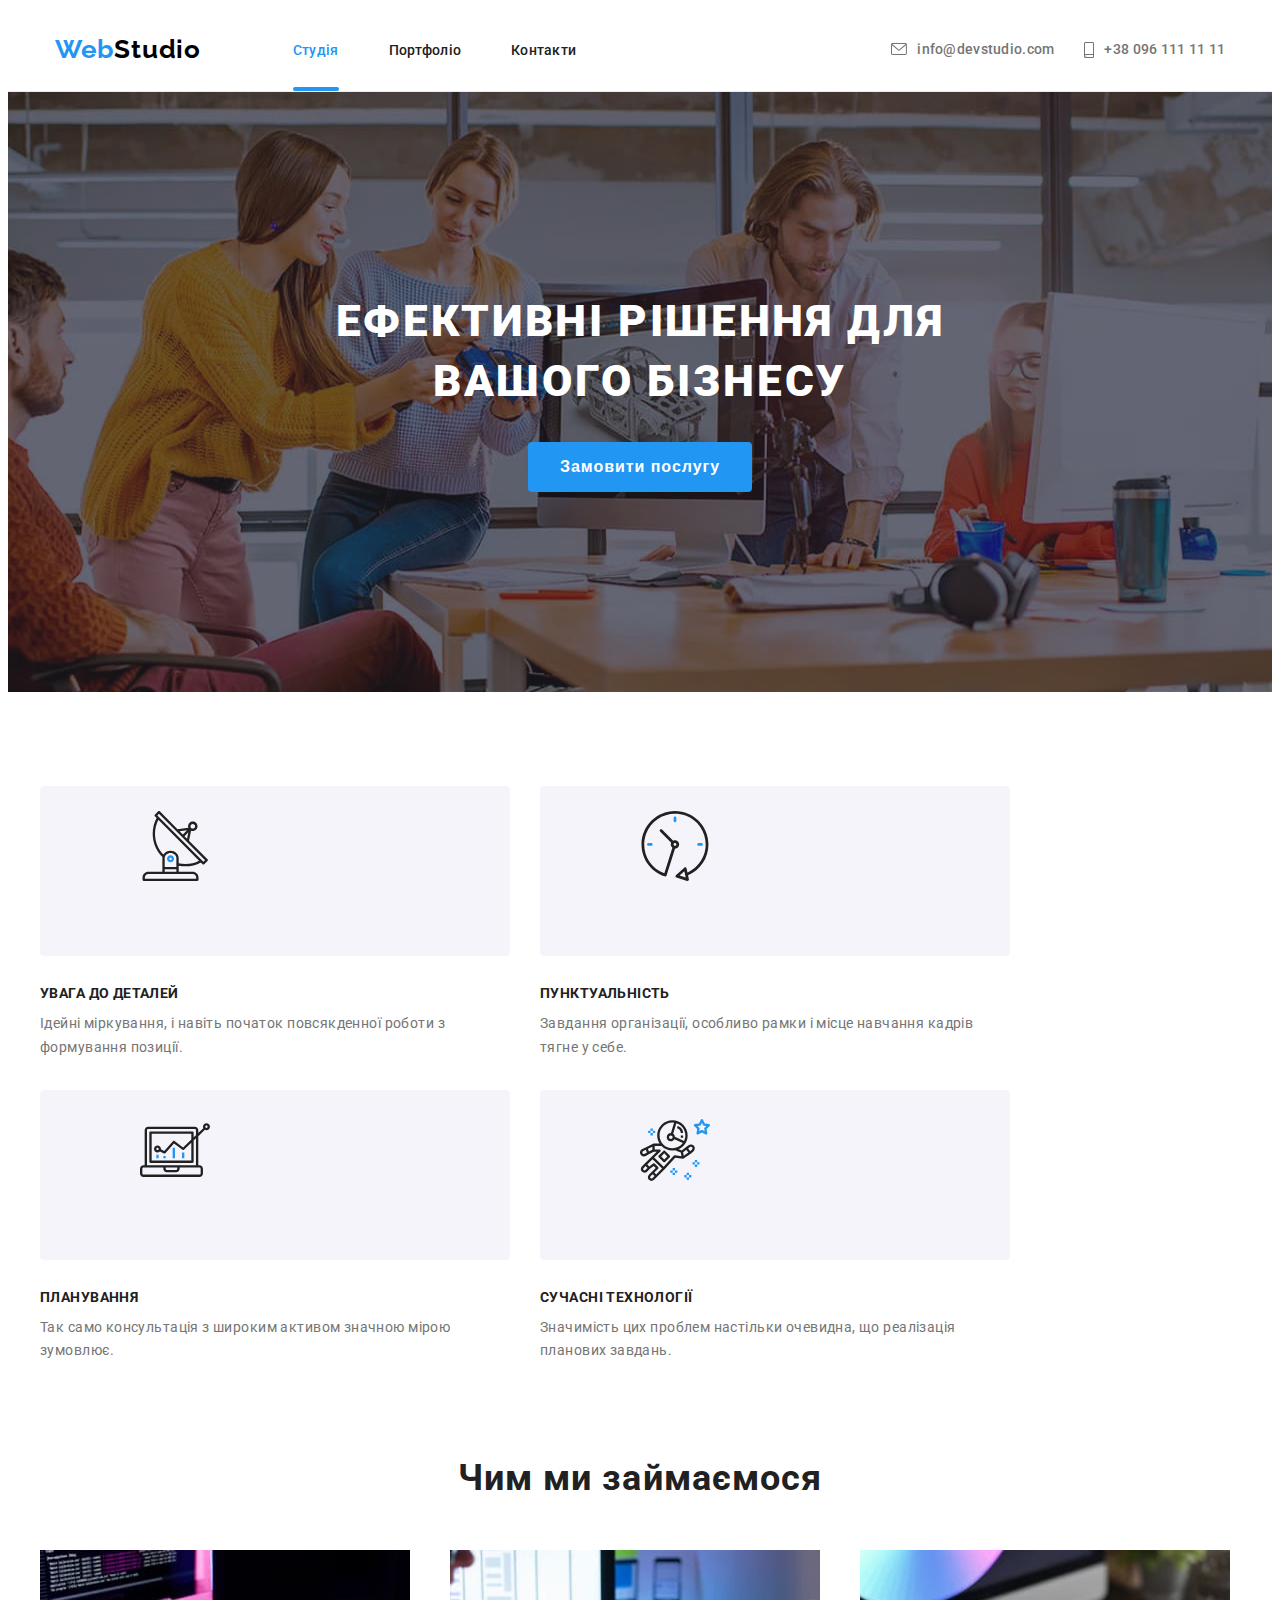
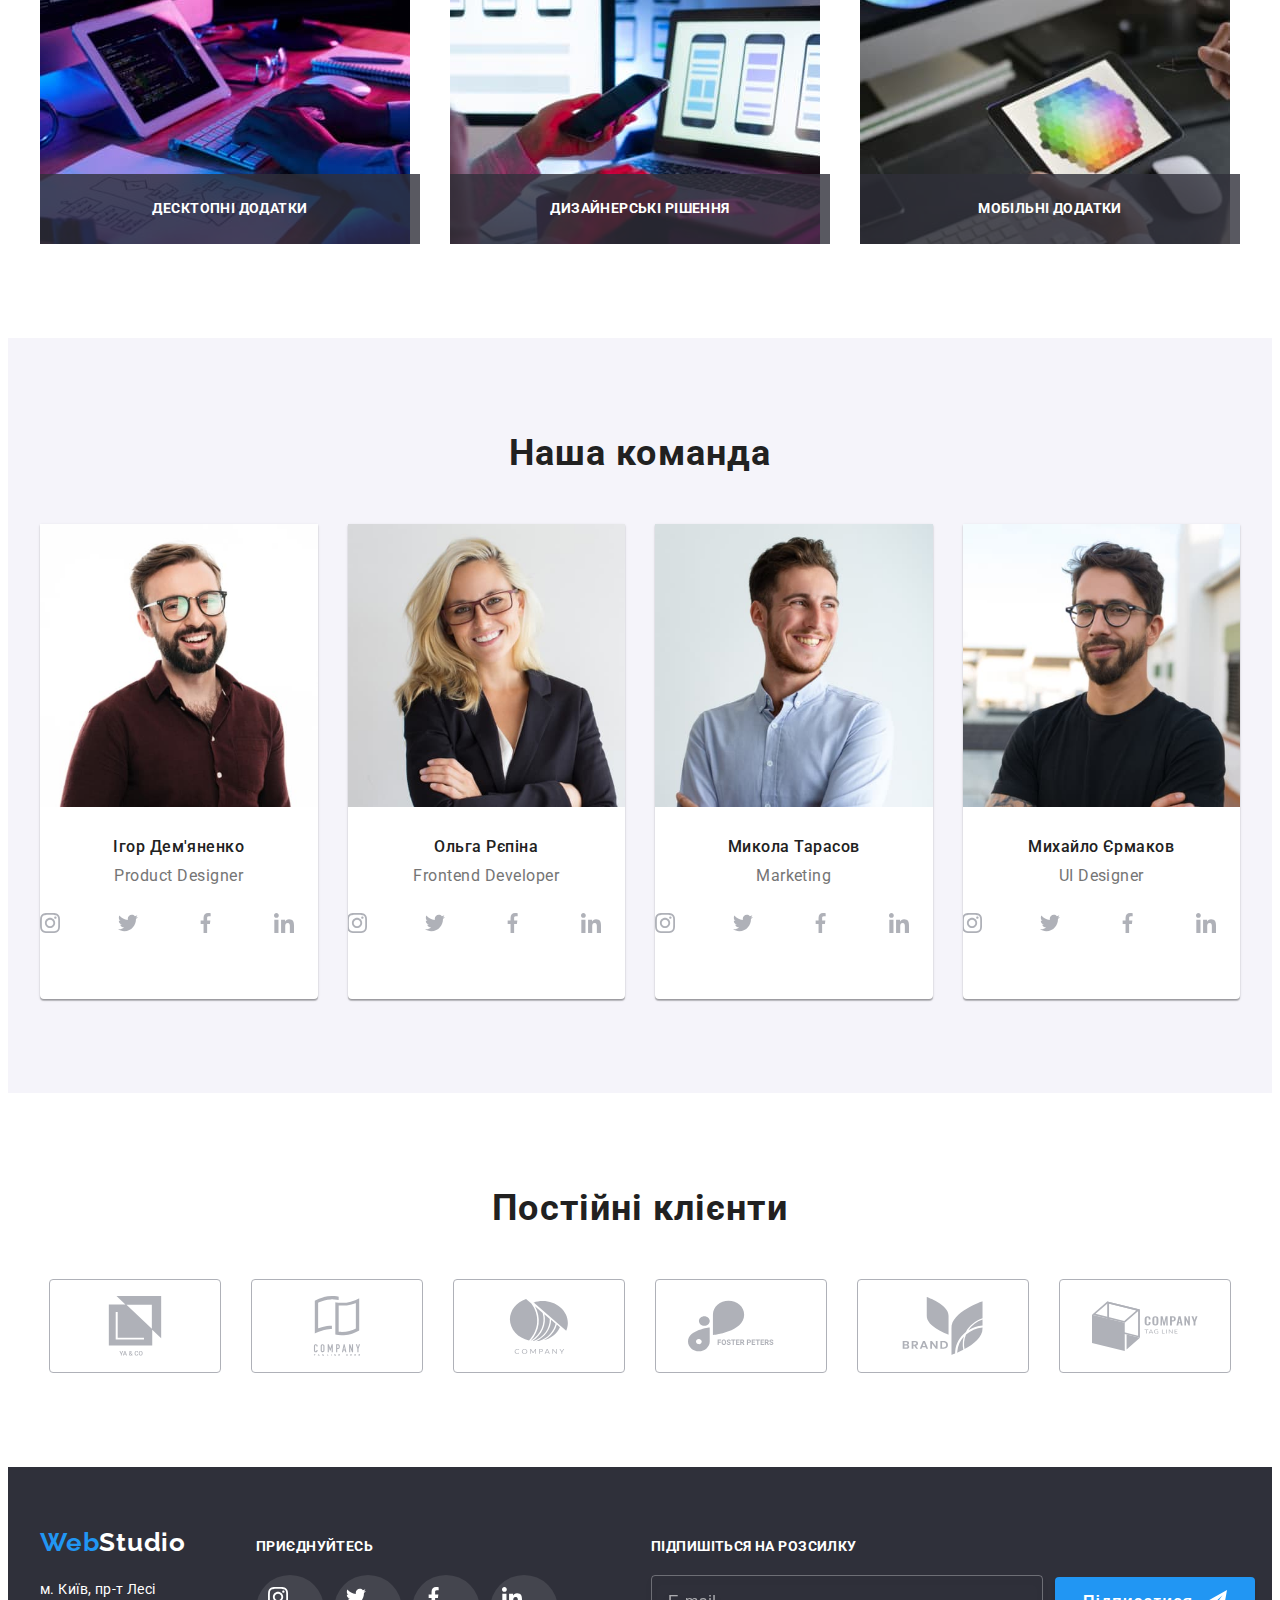
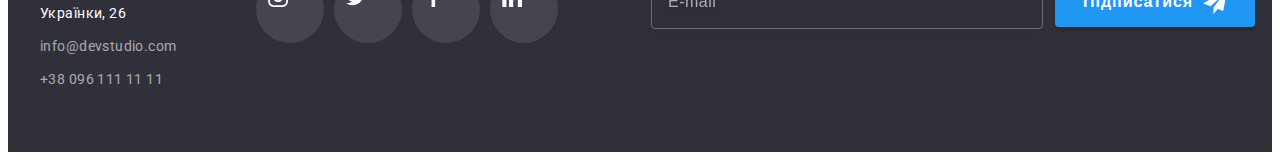
<file: index.html>
<!DOCTYPE html>
<html lang="uk">
  <head>
    <meta charset="UTF-8" />
    <meta http-equiv="X-UA-Compatible" content="IE=edge" />
    <meta name="viewport" content="width=device-width, initial-scale=1.0" />
    <title>WebStudio</title>
    <link rel="preconnect" href="https://fonts.googleapis.com" />
    <link rel="preconnect" href="https://fonts.gstatic.com" crossorigin />
    <link
      href="https://fonts.googleapis.com/css2?family=Raleway:wght@700&family=Roboto:wght@400;500;700;900&display=swap"
      rel="stylesheet"
    />
    <link
      rel="stylesheet"
      href="https://cdnjs.cloudflare.com/ajax/libs/modern-normalize/1.1.0/modern-normalize.min.css"
      integrity="sha512-wpPYUAdjBVSE4KJnH1VR1HeZfpl1ub8YT/NKx4PuQ5NmX2tKuGu6U/JRp5y+Y8XG2tV+wKQpNHVUX03MfMFn9Q=="
      crossorigin="anonymous"
      referrerpolicy="no-referrer"
    />
    <link rel="stylesheet" href="./css/main.min.css" />
  </head>
  <body>
    <!--Header-->
    <header class="header">
      <div class="container header--navigation">
          <nav class="navigation">
            <a class="logo logo--navigation" href="index.html" lang="en"
            ><span class="logo--blue">Web</span>Studio</a>
            <button type="button" class="mobile-menu__button" data-menu-open>
            <svg width="40" height="40" aria-label="перемикач мобільного меню">
              <use
                href="./img/icons.svg#icon-menu-mobile"
                class="navigation__icon-menu"
              ></use>
            </svg>
            </button>
            <ul class="page-menu">
              <li class="page-menu__item">
                <a class="page-menu__link link accent" href=""> Студія </a>
              </li>
              <li class="page-menu__item">
                <a class="page-menu__link link" href="./portfolio.html"
                  >Портфоліо</a
                >
              </li>
              <li class="page-menu__item">
                <a class="page-menu__link link" href="">Контакти</a>
              </li>
            </ul>
          </nav>
          <ul class="connect-menu">
            <li class="connect-menu__item">
              <a
                class="connect-menu__link link mail"
                href="mailto:info@devstudio.com"
                ><svg class="connect-menu__icon" width="16" height="12">
                  <use href="./img/icons.svg#icon-envelope"></use>
                </svg>

                info@devstudio.com</a
              >
            </li>
            <li class="connect-menu__item">
              <a class="connect-menu__link link" href="tel:+380961111111"
                ><svg class="connect-menu__icon" width="10" height="16">
                  <use href="./img/icons.svg#icon-smartphone"></use>
                </svg>
                +38 096 111 11 11
              </a>
            </li>
          </ul>
        </div>
      </div>
      
      <div class="mobile-menu__container is-hidden" data-menu>
        <div class="mobile-menu-flex">
          <div class="mobile-menu__navigation">
            <ul class="mobile-menu__pages">
              <li class="mobile-menu__pages-item">
                <a class="mobile-menu__pages-link link accent" href="./index.html"> Студія </a>
              </li>
              <li class="mobile-menu__pages-item">
                <a class="mobile-menu__pages-link link" href="./portfolio.html"
                  >Портфоліо</a
                >
              </li>
              <li class="mobile-menu__pages-item">
                <a class ="mobile-menu__pages-link link" href="">Контакти</a>
              </li>
            </ul>
          </div>
          <div class="mobile-menu-button">
            <ul class="mobile-menu__contacts">
              <li class="mobile-menu__contacts-item">
                <a class="mobile-menu__contacts-link tel" href="tel:+380961111111"
                  >
                  +38 096 111 11 11
                </a>
              </li>
              <li class="mobile-menu__contacts-item">
                <a
                  class="mobile-menu__contacts-link-mail "
                  href="mailto:info@devstudio.com"
                  >
                  info@devstudio.com</a
                >
              </li>
              
            </ul>
            <ul class="mobile-menu__soc-list">
              <li class="mobile-menu__soc-item"><a href="#" class="mobile-menu__soc-link">Instagram</a></li>
              <li class="mobile-menu__soc-item"><a href="#" class="mobile-menu__soc-link">Twitter</a></li>
              <li class="mobile-menu__soc-item"><a href="#" class="mobile-menu__soc-link">Facebook</a></li>
              <li class="mobile-menu__soc-item"><a href="#" class="mobile-menu__soc-link">LinkedIn</a></li>
            </ul>
          </div>
        </div>
        
        <button type="button" class="mobile-menu__button-close" data-menu-close>
          <svg width="40" height="40" aria-label="перемикач мобільного меню">
            <use
              href="./img/icons.svg#icon-close-mobile"
              class="mobile-menu__icon-close"
            ></use></svg></button>
      </div>
    </header>
    <!--Hero-->
    <main>
      <section class="hero">
        <div class="container">
          <h1 class="hero__title">Ефективні рішення для вашого бізнесу</h1>
          <button class="hero__button btn" data-modal-open type="button">
            Замовити послугу
          </button>
        </div>
      </section>
      <!--Feature-->
      <section class="feature">
        <div class="container feature-container">
          <h2 class="visually-hidden">Особливості</h2>
          <ul class="feature-list">
            <li class="feature-list__item">
              <div class="feature-list__icon">
                <svg width="70" height="70">
                  <use href="./img/icons.svg#icon-antenna"></use>
                </svg>
              </div>
              <h3 class="feature-list__title">Увага до деталей</h3>
              <p class="feature-list__text">
                Ідейні міркування, і навіть початок повсякденної роботи з
                формування позиції.
              </p>
            </li>
            <li class="feature-list__item">
              <div class="feature-list__icon">
                <svg width="70" height="70">
                  <use href="./img/icons.svg#icon-clock"></use>
                </svg>
              </div>
              <h3 class="feature-list__title">Пунктуальність</h3>
              <p class="feature-list__text">
                Завдання організації, особливо рамки і місце навчання кадрів
                тягне у себе.
              </p>
            </li>
            <li class="feature-list__item">
              <div class="feature-list__icon">
                <svg width="70" height="70">
                  <use href="./img/icons.svg#icon-diagram"></use>
                </svg>
              </div>
              <h3 class="feature-list__title">Планування</h3>
              <p class="feature-list__text">
                Так само консультація з широким активом значною мірою зумовлює.
              </p>
            </li>
            <li class="feature-list__item">
              <div class="feature-list__icon">
                <svg width="70" height="70">
                  <use href="./img/icons.svg#icon-astronaut"></use>
                </svg>
              </div>
              <h3 class="feature-list__title">Сучасні технології</h3>
              <p class="feature-list__text">
                Значимість цих проблем настільки очевидна, що реалізація
                планових завдань.
              </p>
            </li>
          </ul>
        </div>
      </section>
      <!--Projects-->
      <section class="projects">
        <div class="container">
          <h2 class="projects__title title">Чим ми займаємося</h2>
          <ul class="projects-list">
            <li class="projects-list__item">
              <img src="./img/notebook.jpg" alt="Ноутбук" width="370" />
              <p class="projects-list__text">Десктопні додатки</p>
            </li>
            <li class="projects-list__item">
              <img
                src="./img/mobilephone.jpg"
                alt="Мобільний телефон"
                width="370"
              />
              <p class="projects-list__text">Дизайнерські рішення</p>
            </li>
            <li class="projects-list__item">
              <img src="./img/tablet.jpg" alt="Планшет" width="370" />
              <p class="projects-list__text">Мобільні додатки</p>
            </li>
          </ul>
        </div>
      </section>
      <!--Team-->
      <section class="team">
        <div class="container">
          <h2 class="team__title title">Наша команда</h2>
          <ul class="team-list">
            <li class="team-list__item">
              <picture class="team-list__img">
                <source
                  srcset="
                    ./img/mobile-igor-1x.jpg 1x,
                    ./img/mobile-igor-2x.jpg 2x
                  "
                  media="(min-width:480px)"
                />
                <source
                  srcset="
                    ./img/tablet-igor-1x.jpg 1x,
                    ./img/tablet-igor-2x.jpg 2x
                  "
                  media="(min-width:768px)"
                />
                <source
                  srcset="./img/igor.jpg 1x, ./img/imgdesktop-igor-2x.jpg 2x"
                  media="(min-width:1200px)"
                />
                <img src="./img/igor.jpg" alt="Ігор Дем'яненко" width="450" />
              </picture>
              <h3 class="team-list__member">Ігор Дем'яненко</h3>
              <p class="team-list__text" lang="en">Product Designer</p>
              <ul class="soc-list">
                <li class="soc-list__item">
                  <a href="" class="soc-list__link">
                    <svg class="soc-list__icon" width="20" height="20">
                      <use href="./img/icons.svg#icon-instagram"></use>
                    </svg>
                  </a>
                </li>
                <li class="soc-list__item">
                  <a href="" class="soc-list__link">
                    <svg class="soc-list__icon" width="20" height="20">
                      <use href="./img/icons.svg#icon-twitter"></use>
                    </svg>
                  </a>
                </li>
                <li class="soc-list__item">
                  <a href="" class="soc-list__link">
                    <svg class="soc-list__icon" width="20" height="20">
                      <use href="./img/icons.svg#icon-facebook"></use>
                    </svg>
                  </a>
                </li>
                <li class="soc-list__item">
                  <a href="" class="soc-list__link">
                    <svg class="soc-list__icon" width="20" height="20">
                      <use href="./img/icons.svg#icon-linkedin"></use>
                    </svg>
                  </a>
                </li>
              </ul>
            </li>
            <li class="team-list__item">
              <picture>
                <source
                  srcset="
                    ./img/mobile-olga-1x.jpg 1x,
                    ./img/mobile-olga-2x.jpg 2x
                  "
                  media="(min-width:480px)"
                />
                <source
                  srcset="
                    ./img/tablet-olga-1x.jpg 1x,
                    ./img/tablet-olga-2x.jpg 2x
                  "
                  media="(min-width:768px)"
                />
                <source
                  srcset="./img/olga.jpg 1x, ./img/imgdesktop-olga-2x.jpg 2x"
                  media="(min-width:1200px)"
                />
                <img src="./img/olga.jpg" alt="Ольга Рєпіна" width="450" />
              </picture>

              <h3 class="team-list__member">Ольга Рєпіна</h3>
              <p class="team-list__text" lang="en">Frontend Developer</p>
              <ul class="soc-list">
                <li class="soc-list__item">
                  <a href="" class="soc-list__link">
                    <svg class="soc-list__icon" width="20" height="20">
                      <use href="./img/icons.svg#icon-instagram"></use>
                    </svg>
                  </a>
                </li>
                <li class="soc-list__item">
                  <a href="" class="soc-list__link">
                    <svg class="soc-list__icon" width="20" height="20">
                      <use href="./img/icons.svg#icon-twitter"></use>
                    </svg>
                  </a>
                </li>
                <li class="soc-list__item">
                  <a href="" class="soc-list__link">
                    <svg class="soc-list__icon" width="20" height="20">
                      <use href="./img/icons.svg#icon-facebook"></use>
                    </svg>
                  </a>
                </li>
                <li class="soc-list__item">
                  <a href="" class="soc-list__link">
                    <svg class="soc-list__icon" width="20" height="20">
                      <use href="./img/icons.svg#icon-linkedin"></use>
                    </svg>
                  </a>
                </li>
              </ul>
            </li>
            <li class="team-list__item">
              <picture>
                <source
                  srcset="
                    ./img/mobile-mukola-1x.jpg 1x,
                    ./img/mobile-mukola-2x.jpg 2x
                  "
                  media="(min-width:480px)"
                />
                <source
                  srcset="
                    ./img/tablet-mukola-1x.jpg 1x,
                    ./img/tablet-mukola-2x.jpg 2x
                  "
                  media="(min-width:768px)"
                />
                <source
                  srcset="
                    ./img/mukola.jpg               1x,
                    ./img/imgdesktop-mukola-2x.jpg 2x
                  "
                  media="(min-width:1200px)"
                />
                <img src="./img/mukola.jpg" alt="Микола Тарасов" width="450" />
              </picture>

              <h3 class="team-list__member">Микола Тарасов</h3>
              <p class="team-list__text" lang="en">Marketing</p>
              <ul class="soc-list">
                <li class="soc-list__item">
                  <a href="" class="soc-list__link">
                    <svg class="soc-list__icon" width="20" height="20">
                      <use href="./img/icons.svg#icon-instagram"></use>
                    </svg>
                  </a>
                </li>
                <li class="soc-list__item">
                  <a href="" class="soc-list__link">
                    <svg class="soc-list__icon" width="20" height="20">
                      <use href="./img/icons.svg#icon-twitter"></use>
                    </svg>
                  </a>
                </li>
                <li class="soc-list__item">
                  <a href="" class="soc-list__link">
                    <svg class="soc-list__icon" width="20" height="20">
                      <use href="./img/icons.svg#icon-facebook"></use>
                    </svg>
                  </a>
                </li>
                <li class="soc-list__item">
                  <a href="" class="soc-list__link">
                    <svg class="soc-list__icon" width="20" height="20">
                      <use href="./img/icons.svg#icon-linkedin"></use>
                    </svg>
                  </a>
                </li>
              </ul>
            </li>
            <li class="team-list__item">
              <picture>
                <source
                  srcset="
                    ./img/mobile-mukhailo-1x.jpg 1x,
                    ./img/mobile-mukhailo-2x.jpg 2x
                  "
                  media="(min-width:480px)"
                />
                <source
                  srcset="
                    ./img/tablet-muhailo-1x.jpg 1x,
                    ./img/tablet-muhailo-2x.jpg 2x
                  "
                  media="(min-width:768px)"
                />
                <source
                  srcset="
                    ./img/muhailo.jpg               1x,
                    ./img/imgdesktop-muhailo-2x.jpg 2x
                  "
                  media="(min-width:1200px)"
                />
                <img
                  src="./img/muhailo.jpg"
                  alt="Михайло Єрмаков"
                  width="450"
                />
              </picture>

              <h3 class="team-list__member">Михайло Єрмаков</h3>
              <p class="team-list__text" lang="en">UI Designer</p>
              <ul class="soc-list">
                <li class="soc-list__item">
                  <a href="" class="soc-list__link">
                    <svg class="soc-list__icon" width="20" height="20">
                      <use href="./img/icons.svg#icon-instagram"></use>
                    </svg>
                  </a>
                </li>
                <li class="soc-list__item">
                  <a href="" class="soc-list__link">
                    <svg class="soc-list__icon" width="20" height="20">
                      <use href="./img/icons.svg#icon-twitter"></use>
                    </svg>
                  </a>
                </li>
                <li class="soc-list__item">
                  <a href="" class="soc-list__link">
                    <svg class="soc-list__icon" width="20" height="20">
                      <use href="./img/icons.svg#icon-facebook"></use>
                    </svg>
                  </a>
                </li>
                <li class="soc-list__item">
                  <a href="" class="soc-list__link">
                    <svg class="soc-list__icon" width="20" height="20">
                      <use href="./img/icons.svg#icon-linkedin"></use>
                    </svg>
                  </a>
                </li>
              </ul>
            </li>
          </ul>
        </div>
      </section>
      <!-- Clients -->
      <section class="client">
        <div class="container">
          <h2 class="client__title title">Постійні клієнти</h2>
          <ul class="client-list">
            <li class="client-list__item">
              <a href="" class="client-list__link">
                <svg class="client-list__icon" width="106" height="60">
                  <use href="./img/icons.svg#icon-group-6"></use>
                </svg>
              </a>
            </li>
            <li class="client-list__item">
              <a href="" class="client-list__link">
                <svg class="client-list__icon" width="106" height="60">
                  <use href="./img/icons.svg#icon-group-1"></use>
                </svg>
              </a>
            </li>
            <li class="client-list__item">
              <a href="" class="client-list__link">
                <svg class="client-list__icon" width="106" height="60">
                  <use href="./img/icons.svg#icon-group-2"></use>
                </svg>
              </a>
            </li>
            <li class="client-list__item">
              <a href="" class="client-list__link">
                <svg class="client-list__icon" width="106" height="60">
                  <use href="./img/icons.svg#icon-group-4"></use>
                </svg>
              </a>
            </li>
            <li class="client-list__item">
              <a href="" class="client-list__link">
                <svg class="client-list__icon" width="106" height="60">
                  <use href="./img/icons.svg#icon-group-3"></use>
                </svg>
              </a>
            </li>
            <li class="client-list__item">
              <a href="" class="client-list__link">
                <svg class="client-list__icon" width="106" height="60">
                  <use href="./img/icons.svg#icon-group-5"></use>
                </svg>
              </a>
            </li>
          </ul>
        </div>
      </section>
    </main>
    <!--Footer-->
    <footer class="footer">
      <div class="container footer-container">
        <div class="footer-flex-container">
          <div class="address">
            <a class="logo logo--footer" href="./index.html" lang="en"
              ><span class="logo--blue">Web</span>Studio</a
            >
            <address class="footer-address">
              <a
                class="footer-link map"
                href="https://goo.gl/maps/HF2iq81nu9bGhw1s8"
                target="_blank"
                >м. Київ, пр-т Лесі Українки, 26</a
              >
              <a
                class="footer-link clarity mail"
                href="mailto:info@devstudio.com"
                >info@devstudio.com</a
              >

              <a class="footer-link clarity" href="tel:+380961111111"
                >+38 096 111 11 11</a
              >
            </address>
          </div>

          <div class="join">
            <p class="join-title">приєднуйтесь</p>
            <ul class="join-list">
              <li class="join-link">
                <a href="#" class="join-item">
                  <svg class="join-icon" width="20" height="20">
                    <use href="./img/icons.svg#icon-instagram"></use>
                  </svg>
                </a>
              </li>
              <li class="join-link">
                <a href="" class="join-item">
                  <svg class="join-icon" width="20" height="20">
                    <use href="./img/icons.svg#icon-twitter"></use>
                  </svg>
                </a>
              </li>
              <li class="join-link">
                <a href="" class="join-item">
                  <svg class="join-icon" width="20" height="20">
                    <use href="./img/icons.svg#icon-facebook"></use>
                  </svg>
                </a>
              </li>
              <li class="join-link">
                <a href="" class="join-item">
                  <svg class="join-icon" width="20" height="20">
                    <use href="./img/icons.svg#icon-linkedin"></use>
                  </svg>
                </a>
              </li>
            </ul>
          </div>
        </div>
        <div class="subscribe">
          <p class="subscribe-text">Підпишіться на розсилку</p>
          <form name="subscribe" class="subscribe-form">
            <label class="subscribe-label">
              <input
                type="email"
                id="subscribe-email"
                name="subscribe-email"
                class="subscribe-input"
                placeholder="E-mail"
              />
            </label>

            <button type="submit" class="subscribe-button btn">
              Підписатися
              <svg class="subscribe-svg" width="24" height="24">
                <use
                  href="./img/icons.svg#icon-send"
                  class="subscribe-icon"
                ></use>
              </svg>
            </button>
          </form>
        </div>
      </div>
    </footer>
    <!-- Modal -->
    <div data-modal class="backdrop is-hidden">
      <div class="modal">
        <button type="button" data-modal-close class="modal-btn">
          <svg width="18" height="18" class="button-svg">
            <use href="./img/icons.svg#icon-close-black"></use>
          </svg>
        </button>

        <form name="signup_form" class="modal-form">
          <p class="modal-text">Залиште свої дані, ми вам передзвонимо</p>

          <div class="form-field">
            <label for="user_name" class="form-label">Ім'я</label>
            <div class="form-input-icon">
              <input
                class="form-input"
                type="text"
                name="user-name"
                id="user_name"
              />
              <svg class="icon-form" width="18" height="18">
                <use href="./img/icons.svg#icon-person-black"></use>
              </svg>
            </div>
          </div>

          <div class="form-field">
            <label for="user_tel" class="form-label">Телефон</label>
            <div class="form-input-icon">
              <input
                class="form-input"
                type="tel"
                name="user-tel"
                id="user_tel"
              />
              <svg class="icon-form" width="18" height="18">
                <use href="./img/icons.svg#icon-phone-black"></use>
              </svg>
            </div>
          </div>

          <div class="form-field">
            <label for="user_email" class="form-label">Пошта</label>
            <div class="form-input-icon">
              <input
                class="form-input"
                type="email"
                name="user-email"
                id="user_email"
              />
              <svg class="icon-form" width="18" height="18">
                <use href="./img/icons.svg#icon-email-black"></use>
              </svg>
            </div>
          </div>

          <div class="form-field textarea-field">
            <label for="comment" class="form-label">Коментар</label>
            <textarea
              class="form-textarea form-input"
              name="comment"
              id="comment"
              rows="10"
              cols="20"
              placeholder="Введіть текст"
            ></textarea>
          </div>

          <div class="privacy">
            <input
              type="checkbox"
              name="consent"
              value="true"
              id="privacy"
              class="privacy-input visually-hidden"
            />
            <label class="privacy-label" for="privacy">
                <span class="check">
                  <svg class="check-icon" width="11" height="8">
                    <use href="./img/icons.svg#icon-check"></use></svg
                ></span>
                Погоджуюся з розсилкою та приймаю
            </label>
            <a href="#" class="privacy-link">Умови договору</a>
          </div>
          <button class="form-button btn" type="submit">Відправити</button>
        </form>
      </div>
    </div>
    <script src="./js/menu.js"></script>
    <script src="./js/modal.js"></script>
  </body>
</html>
</file>
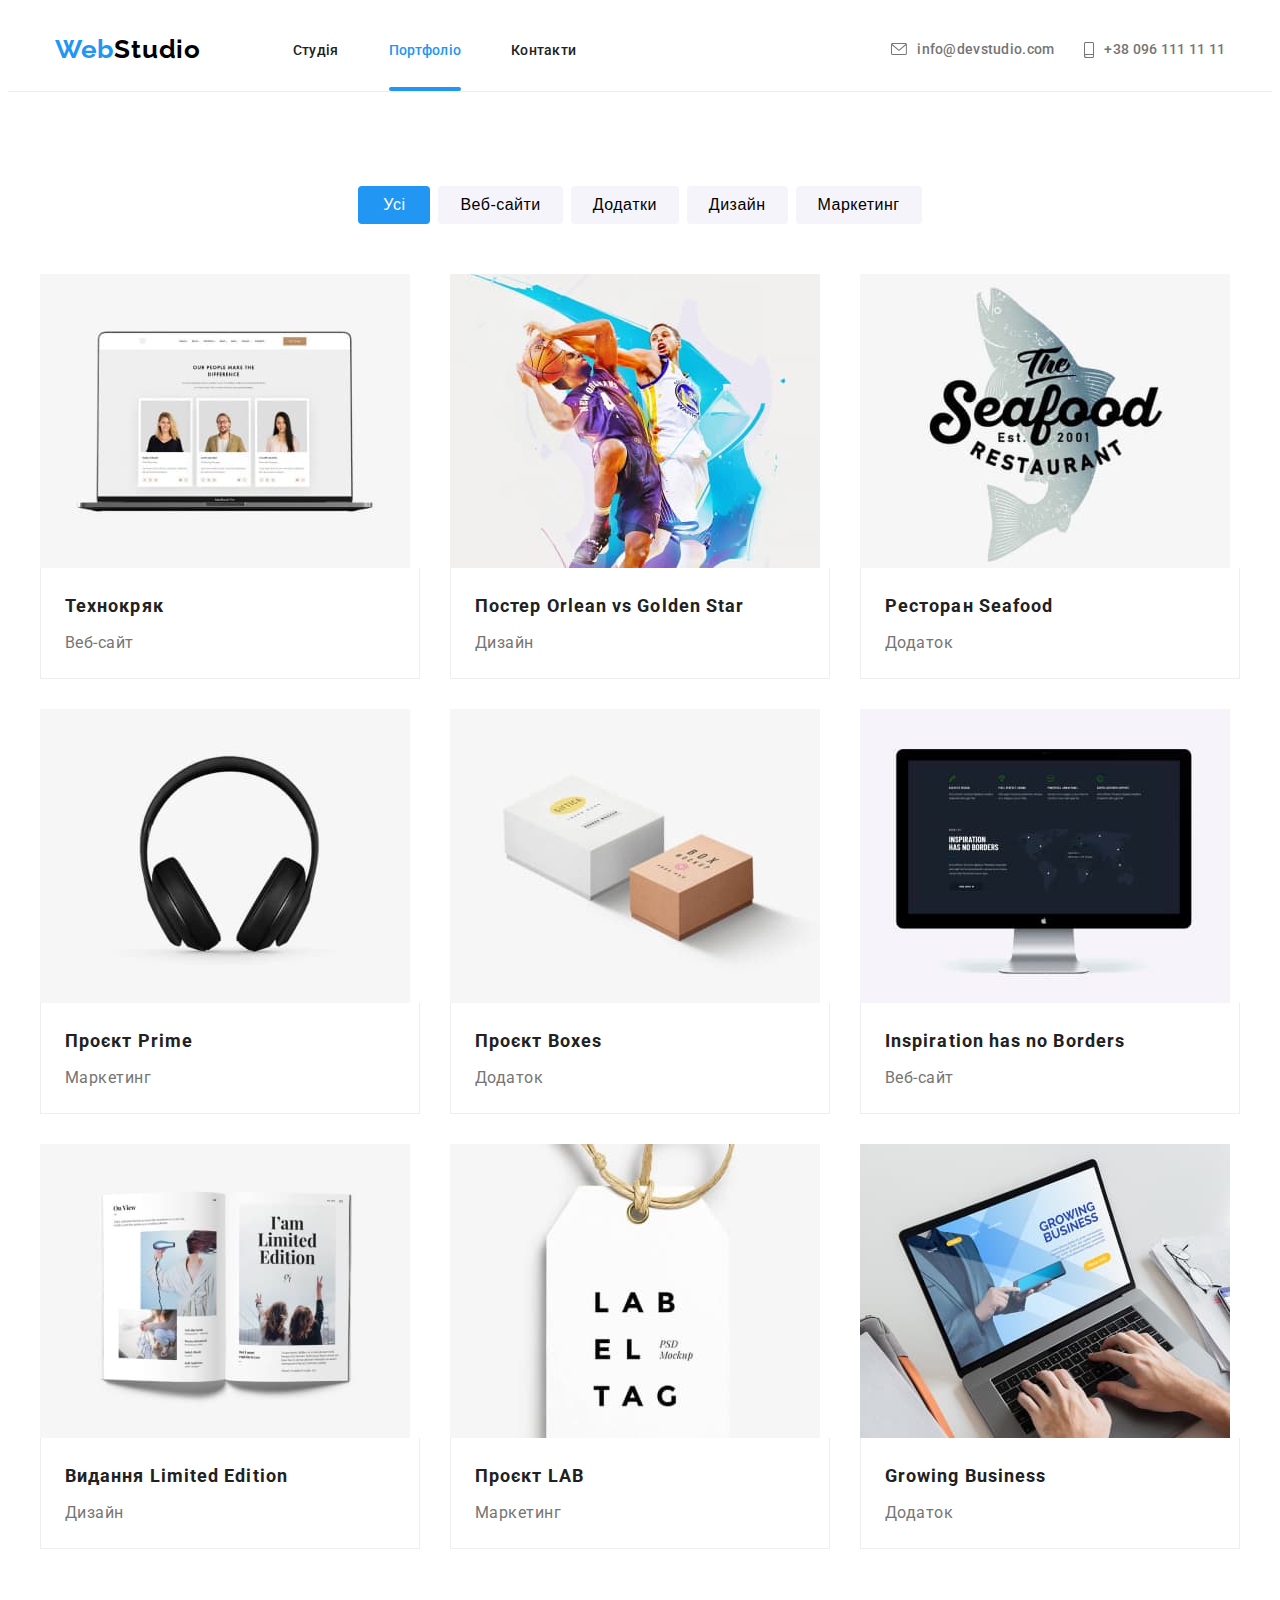
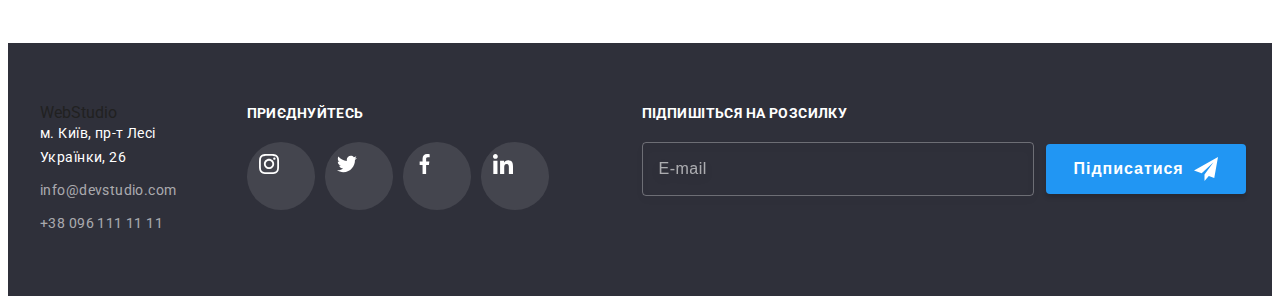
<file: portfolio.html>
<!DOCTYPE html>
<html lang="uk">
  <head>
    <meta charset="UTF-8" />
    <meta http-equiv="X-UA-Compatible" content="IE=edge" />
    <meta name="viewport" content="width=device-width, initial-scale=1.0" />
    <title>Portfolio</title>
    <link rel="preconnect" href="https://fonts.googleapis.com" />
    <link rel="preconnect" href="https://fonts.gstatic.com" crossorigin />
    <link
      href="https://fonts.googleapis.com/css2?family=Raleway:wght@700&family=Roboto:wght@400;500;700;900&display=swap"
      rel="stylesheet"
    />
    <link
      rel="stylesheet"
      href="https://cdnjs.cloudflare.com/ajax/libs/modern-normalize/1.1.0/modern-normalize.min.css"
      integrity="sha512-wpPYUAdjBVSE4KJnH1VR1HeZfpl1ub8YT/NKx4PuQ5NmX2tKuGu6U/JRp5y+Y8XG2tV+wKQpNHVUX03MfMFn9Q=="
      crossorigin="anonymous"
      referrerpolicy="no-referrer"
    />
    <link rel="stylesheet" href="./css/main.min.css" />
  </head>
  <body>
    <!--Header-->
    <header class="header">
      <div class="container header--navigation">
        <nav class="navigation">
          <a class="logo logo--navigation" href="index.html"
            ><span class="logo--blue">Web</span>Studio</a
          >
          <ul class="page-menu">
            <li class="page-menu__item">
              <a class="page-menu__link link" href="./index.html">Студія</a>
            </li>
            <li class="page-menu__item">
              <a class="page-menu__link link accent" href="./portfolio.html"
                >Портфоліо</a
              >
            </li>
            <li class="page-menu__item">
              <a class="page-menu__link link" href="">Контакти</a>
            </li>
          </ul>
        </nav>
        <ul class="connect-menu">
          <li class="connect-menu__item">
            <a
              class="connect-menu__link link mail"
              href="mailto:info@devstudio.com"
              ><svg class="connect-menu__icon" width="16" height="12">
                <use href="./img/icons.svg#icon-envelope"></use>
              </svg>

              info@devstudio.com</a
            >
          </li>
          <li class="connect-menu__item">
            <a class="connect-menu__link link" href="tel:+380961111111"
              ><svg class="connect-menu__icon" width="10" height="16">
                <use href="./img/icons.svg#icon-smartphone"></use>
              </svg>
              +38 096 111 11 11</a
            >
          </li>
        </ul>
      </div>
    </header>
    <!--Alinement-->
    <main>
      <section class="portfolio">
        <div class="container button">
          <h1 class="visually-hidden">Портфоліо</h1>
          <ul class="button-list">
            <li class="btn-item">
              <button class="portfolio-btn fbtn" type="button">Усі</button>
            </li>
            <li class="btn-item">
              <button class="portfolio-btn" type="button">Веб-сайти</button>
            </li>
            <li class="btn-item">
              <button class="portfolio-btn" type="button">Додатки</button>
            </li>
            <li class="btn-item">
              <button class="portfolio-btn" type="button">Дизайн</button>
            </li>
            <li class="btn-item">
              <button class="portfolio-btn" type="button">Маркетинг</button>
            </li>
          </ul>
        </div>
        <div class="container">
          <ul class="portfolio-list">
            <li class="portfolio-item">
              <a class="portfolio-link" href="">
                <div class="overlay">
                  <img
                    src="./img/tehno.jpg"
                    alt="макет веб-сайта"
                    width="370"
                  />
                  <p class="overlay-text">
                    Ресурс пропонує комплексні пропозиції з різним рівнем
                    функціоналу та сервісів. Все це дозволить відвідувачу
                    отримати вичерпні відомості про компанію чи приватну особу.
                  </p>
                </div>
                <div class="link-text">
                  <h2 class="portfolio-title">Технокряк</h2>
                  <p class="portfolio-text">Веб-сайт</p>
                </div>
              </a>
            </li>

            <li class="portfolio-item">
              <a class="portfolio-link" href="">
                <div class="overlay">
                  <img
                    src="./img/poster.jpg"
                    alt="два баскетболісти"
                    width="370"
                  />
                  <p class="overlay-text">
                    Ресурс пропонує комплексні пропозиції з різним рівнем
                    функціоналу та сервісів. Все це дозволить відвідувачу
                    отримати вичерпні відомості про компанію чи приватну особу.
                  </p>
                </div>
                <div class="link-text">
                  <h2 class="portfolio-title">Постер Orlean vs Golden Star</h2>
                  <p class="portfolio-text">Дизайн</p>
                </div>
              </a>
            </li>
            <li class="portfolio-item">
              <a class="portfolio-link" href="">
                <div class="overlay">
                  <img
                    src="./img/seafood.jpg"
                    alt="логотип ресторана"
                    width="370"
                  />
                  <p class="overlay-text">
                    Ресурс пропонує комплексні пропозиції з різним рівнем
                    функціоналу та сервісів. Все це дозволить відвідувачу
                    отримати вичерпні відомості про компанію чи приватну особу.
                  </p>
                </div>
                <div class="link-text">
                  <h2 class="portfolio-title">Ресторан Seafood</h2>
                  <p class="portfolio-text">Додаток</p>
                </div>
              </a>
            </li>
            <li class="portfolio-item">
              <a class="portfolio-link" href="">
                <div class="overlay">
                  <img
                    src="./img/project-prime.jpg"
                    alt="навушники"
                    width="370"
                  />
                  <p class="overlay-text">
                    Ресурс пропонує комплексні пропозиції з різним рівнем
                    функціоналу та сервісів. Все це дозволить відвідувачу
                    отримати вичерпні відомості про компанію чи приватну особу.
                  </p>
                </div>
                <div class="link-text">
                  <h2 class="portfolio-title">Проєкт Prime</h2>
                  <p class="portfolio-text">Маркетинг</p>
                </div>
              </a>
            </li>
            <li class="portfolio-item">
              <a class="portfolio-link" href="">
                <div class="overlay">
                  <img
                    src="./img/project-boxes.jpg"
                    alt="велика і маленька коробка"
                    width="370"
                  />
                  <p class="overlay-text">
                    Ресурс пропонує комплексні пропозиції з різним рівнем
                    функціоналу та сервісів. Все це дозволить відвідувачу
                    отримати вичерпні відомості про компанію чи приватну особу.
                  </p>
                </div>
                <div class="link-text">
                  <h2 class="portfolio-title">Проєкт Boxes</h2>
                  <p class="portfolio-text">Додаток</p>
                </div>
              </a>
            </li>
            <li class="portfolio-item">
              <a class="portfolio-link" href="">
                <div class="overlay">
                  <img
                    src="./img/inspiration.jpg"
                    alt="макет веб-сайта"
                    width="370"
                  />
                  <p class="overlay-text">
                    Ресурс пропонує комплексні пропозиції з різним рівнем
                    функціоналу та сервісів. Все це дозволить відвідувачу
                    отримати вичерпні відомості про компанію чи приватну особу.
                  </p>
                </div>
                <div class="link-text">
                  <h2 class="portfolio-title">Inspiration has no Borders</h2>
                  <p class="portfolio-text">Веб-сайт</p>
                </div>
              </a>
            </li>
            <li class="portfolio-item">
              <a class="portfolio-link" href="">
                <div class="overlay">
                  <img
                    src="./img/limited-edition.jpg"
                    alt="розгорнутий журнал"
                    width="370"
                  />
                  <p class="overlay-text">
                    Ресурс пропонує комплексні пропозиції з різним рівнем
                    функціоналу та сервісів. Все це дозволить відвідувачу
                    отримати вичерпні відомості про компанію чи приватну особу.
                  </p>
                </div>
                <div class="link-text">
                  <h2 class="portfolio-title">Видання Limited Edition</h2>
                  <p class="portfolio-text">Дизайн</p>
                </div>
              </a>
            </li>
            <li class="portfolio-item">
              <a class="portfolio-link" href="">
                <div class="overlay">
                  <img src="./img/project-lab.jpg" alt="бирка" width="370" />
                  <p class="overlay-text">
                    Ресурс пропонує комплексні пропозиції з різним рівнем
                    функціоналу та сервісів. Все це дозволить відвідувачу
                    отримати вичерпні відомості про компанію чи приватну особу.
                  </p>
                </div>
                <div class="link-text">
                  <h2 class="portfolio-title">Проєкт LAB</h2>
                  <p class="portfolio-text">Маркетинг</p>
                </div>
              </a>
            </li>
            <li class="portfolio-item">
              <a class="portfolio-link" href="">
                <div class="overlay">
                  <img
                    src="./img/growing-business.jpg"
                    alt="Ноутбук"
                    width="370"
                  />
                  <p class="overlay-text">
                    Ресурс пропонує комплексні пропозиції з різним рівнем
                    функціоналу та сервісів. Все це дозволить відвідувачу
                    отримати вичерпні відомості про компанію чи приватну особу.
                  </p>
                </div>
                <div class="link-text">
                  <h2 class="portfolio-title">Growing Business</h2>
                  <p class="portfolio-text">Додаток</p>
                </div>
              </a>
            </li>
          </ul>
        </div>
      </section>
    </main>
    <!--Footer-->
    <footer class="footer">
      <div class="container footer-container">
        <div class="address">
          <a class="footer-logo" href="./index.html" lang="en"
            ><span class="">Web</span>Studio</a
          >
          <address class="footer-address">
            <a
              class="footer-link map"
              href="https://goo.gl/maps/HF2iq81nu9bGhw1s8"
              target="_blank"
              >м. Київ, пр-т Лесі Українки, 26</a
            >
            <a class="footer-link clarity mail" href="mailto:info@devstudio.com"
              >info@devstudio.com</a
            >
            <a class="footer-link clarity" href="tel:+380961111111"
              >+38 096 111 11 11</a
            >
          </address>
        </div>

        <div class="join">
          <h2 class="join-title">приєднуйтесь</h2>
          <ul class="join-list">
            <li class="join-link">
              <a href="#" class="join-item">
                <svg class="join-icon" width="20" height="20">
                  <use href="./img/icons.svg#icon-instagram"></use>
                </svg>
              </a>
            </li>
            <li class="join-link">
              <a href="" class="join-item">
                <svg class="join-icon" width="20" height="20">
                  <use href="./img/icons.svg#icon-twitter"></use>
                </svg>
              </a>
            </li>
            <li class="join-link">
              <a href="" class="join-item">
                <svg class="join-icon" width="20" height="20">
                  <use href="./img/icons.svg#icon-facebook"></use>
                </svg>
              </a>
            </li>
            <li class="join-link">
              <a href="" class="join-item">
                <svg class="join-icon" width="20" height="20">
                  <use href="./img/icons.svg#icon-linkedin"></use>
                </svg>
              </a>
            </li>
          </ul>
        </div>
        <div class="subscribe">
          <p class="subscribe-text">Підпишіться на розсилку</p>
          <form name="subscribe" class="subscribe-form">
            <label class="subscribe-label">
              <input
                type="email"
                id="subscribe-email"
                name="subscribe-email"
                class="subscribe-input"
                placeholder="E-mail"
              />
            </label>

            <button type="submit" class="subscribe-button btn">
              Підписатися
              <svg class="subscribe-svg" width="24" height="24">
                <use
                  href="./img/icons.svg#icon-send"
                  class="subscribe-icon"
                ></use>
              </svg>
            </button>
          </form>
        </div>
      </div>
    </footer>
  </body>
</html>
</file>
<file: css/main.min.css>
body{font-family:"Roboto",sans-serif;background-color:var(--backcolor-white);color:var(--color-title)}.container{padding:0px 15px;margin:0px auto}@media screen and (min-width: 480px){.container{width:480px}}@media screen and (min-width: 768px){.container{width:768px}}@media screen and (min-width: 1200px){.container{width:1200px}}p,h1,h2,h3,h4,h5,h6{margin:0px}ul,ol{margin:0px;padding-left:0px;list-style:none}a{color:currentColor;text-decoration:none}img{display:block;height:auto;max-width:100%}.logo{font-family:"Raleway",sans-serif;font-weight:700;font-size:24px;line-height:1.17;letter-spacing:.03em;text-decoration:none}@media screen and (min-width: 1200px){.logo{font-size:26px;line-height:1.19}}.logo--blue{color:var(--color-accent)}.btn{font-weight:700;font-size:16px;line-height:1.88;align-items:center;text-align:center;letter-spacing:.06em;color:var(--text-white);background:var(--color-accent);border:rgba(0,0,0,0);border-radius:4px;cursor:pointer;transition:var(--transition-background-color)}.btn:hover,.btn:focus{background-color:var(--color-button)}.title{font-weight:700;font-size:28px;line-height:1.18;text-align:center;letter-spacing:.03em;color:var(--color-title)}@media screen and (min-width: 1200px){.title{font-size:36px;line-height:1.17}}.header{border-bottom:1px solid #ececec}@media screen and (min-width: 768px){.header--navigation{min-height:80px;display:flex;align-items:center;justify-content:center}}.navigation{display:flex;align-items:center}@media screen and (min-width: 768px){.navigation{display:flex;align-items:center}}.logo--navigation{display:block;padding-top:16px;padding-bottom:16px;margin-right:276px;color:var(--logo-header)}@media screen and (min-width: 768px){.logo--navigation{margin-right:88px;padding-top:26px;padding-bottom:26px}}@media screen and (min-width: 1200px){.logo--navigation{margin-right:92px;padding-top:24px;padding-bottom:25px}}.page-menu{display:none}.connect-menu{display:none}@media screen and (min-width: 768px){.page-menu{display:flex;margin-right:96px;gap:50px}}@media screen and (min-width: 1200px){.page-menu{margin-right:315px}}@media screen and (min-width: 768px){.page-menu__item{padding-top:32px;padding-bottom:32px}}.page-menu .page-menu__link.accent{color:var(--color-accent)}.page-menu__link{color:var(--color-title);position:relative}@media screen and (min-width: 768px){.page-menu__link{padding-top:32px;padding-bottom:32px}}.page-menu__link.accent::after{content:"";position:absolute;bottom:-1px;left:0;height:4px;width:100%;background-color:var(--color-accent);border-radius:2px;overflow:hidden}.connect-menu{display:none}@media screen and (min-width: 768px){.connect-menu{padding-top:21px;padding-bottom:21px;display:flex;flex-direction:column;align-items:flex-start;gap:10px}}@media screen and (min-width: 1200px){.connect-menu{display:flex;flex-direction:row;align-items:center;gap:30px;padding:0}}.link{font-weight:500;font-size:14px;line-height:1.14;letter-spacing:.02em;transition:var(--transition-color)}.link:hover,.link:focus{color:var(--color-accent)}@media screen and (min-width: 1200px){.link{padding-top:32px;padding-bottom:32px}}.connect-menu__item .mail{margin-bottom:0px}.connect-menu__link{display:flex;align-items:center;justify-content:center;margin-bottom:0px;color:var(--color-text)}.connect-menu__link>.connect-menu__icon{margin-right:10px;fill:currentColor}.mobile-menu__button{display:inline-flex;align-items:center;justify-content:center;margin:0;padding:0;border:none;background-color:rgba(0,0,0,0);width:40px;height:40px}@media screen and (min-width: 768px){.mobile-menu__button{display:none}}.mobile-menu__container{position:relative;position:fixed;top:0;width:100vw;height:100vh;background-color:#fff;padding:48px 40px}@media screen and (min-width: 768px){.mobile-menu__container{display:none}}.mobile-menu-flex{height:100%;display:flex;flex-direction:column;justify-content:space-between;overflow:auto}.mobile-menu__button-close{position:absolute;top:10px;right:15px;display:block;align-items:center;justify-content:center;margin:0;padding:0;background-color:rgba(0,0,0,0);width:40px;height:40px;border:rgba(0,0,0,0);transition:fill 250ms cubic-bezier(0.4, 0, 0.2, 1)}.mobile-menu__button-close:hover,.mobile-menu__button-close:focus{fill:var(--color-accent)}.mobile-menu__pages-link{position:relative;font-weight:500;font-size:40px;line-height:1.18;text-align:center;letter-spacing:.02em;color:var(--color-title);transition:var(--transition-color)}.mobile-menu__pages-link:hover,.mobile-menu__pages-link:focus{color:var(--color-accent)}.mobile-menu__pages-item:not(:last-child){margin-bottom:32px}.mobile-menu__pages-link.accent{color:var(--color-accent)}.mobile-menu__pages-link.accent::after{content:"";position:absolute;bottom:-1px;left:0;height:4px;width:100%;background-color:var(--color-accent);border-radius:2px;overflow:hidden}.mobile-menu__pages{margin-bottom:30px}.mobile-menu__contacts{margin-bottom:64px}.mobile-menu__contacts-item:not(:last-child){margin-bottom:32px}.mobile-menu__contacts-link-mail{font-weight:500;font-size:24px;line-height:1.17;letter-spacing:.02em;color:var(--color-text)}.mobile-menu__contacts-link.tel{font-weight:500;font-size:34px;line-height:1.18;letter-spacing:.02em;color:var(--color-accent)}.mobile-menu__soc-list{display:flex;gap:10px}.mobile-menu__soc-item:not(:last-child){padding-right:10px;border-right:1px solid rgba(33,33,33,.2)}.mobile-menu__soc-link{font-weight:500;font-size:18px;line-height:1.22;letter-spacing:.02em;color:var(--color-accent)}.mobile-menu__container.is-hidden{display:none}.hero{margin:0 auto;padding:118px 0px;background-color:var(--backcolor-grey);background-image:linear-gradient(to right, rgba(47, 48, 58, 0.4), rgba(47, 48, 58, 0.4)),url(../img/hero-mobile-1x.jpg);background-image:linear-gradient(to right, rgba(47, 48, 58, 0.4), rgba(47, 48, 58, 0.4)),url(../img/hero-mobile-2x.jpg);background-repeat:no-repeat;max-width:480px;max-height:400px;text-align:center;background-position:center;background-size:cover}@media screen and (min-width: 768px){.hero{padding:118px 0px;background-color:var(--backcolor-grey);background-image:linear-gradient(to right, rgba(47, 48, 58, 0.4), rgba(47, 48, 58, 0.4)),url(../img/hero-tablet-1x.jpg);background-repeat:no-repeat;max-width:768px;max-height:400px;margin:0 auto;text-align:center;background-position:center;background-size:cover}}@media screen and (min-width: 1200px){.hero{padding:200px 0px;background-color:var(--backcolor-grey);background-image:linear-gradient(to right, rgba(47, 48, 58, 0.4), rgba(47, 48, 58, 0.4)),url(../img/hero-desktop-1x.jpg);background-repeat:no-repeat;max-width:1600px;max-height:600px;margin:0 auto;text-align:center;background-position:center;background-size:cover}}.hero__title{font-weight:900;font-size:26px;line-height:1.62;text-align:center;letter-spacing:.06em;text-transform:uppercase;color:var(--text-white);margin:0px auto 30px auto}@media screen and (min-width: 768px){.hero__title{max-width:360px}}@media screen and (min-width: 1200px){.hero__title{max-width:696px;font-size:44px;line-height:1.36}}.hero__button{display:inline-block;border-radius:4px;padding:10px 16px;min-width:200px}@media screen and (min-width: 1200px){.hero__button{padding:10px 32px;min-width:216px}}.feature{padding-top:60px;padding-bottom:60px}@media screen and (min-width: 1200px){.feature{padding-top:94px;padding-bottom:94px}}@media screen and (min-width: 768px){.feature-list{display:flex;flex-wrap:wrap;gap:30px}}@media screen and (min-width: 1200px){.feature-list{display:flex;gap:30px}}.feature-list__item:not(:last-child){margin-bottom:30px}@media screen and (min-width: 768px){.feature-list__item{flex-basis:calc((100% - 30px)/2)}}@media screen and (min-width: 1200px){.feature-list__item{flex-basis:calc((100% - 90px)/4)}}@media screen and (min-width: 768px){.feature-list .feature-list__item{margin-bottom:0}}.feature-list__icon{padding:25px 190px;width:450px;height:120px;background-color:#f5f4fa;border-radius:4px;margin-bottom:30px}@media screen and (min-width: 768px){.feature-list__icon{display:flex;padding:25px 142px;width:354px}}@media screen and (min-width: 1200px){.feature-list__icon{display:flex;padding:25px 100px;width:270px}}.feature-list__title{font-weight:700;font-size:14px;line-height:1.14;letter-spacing:.03em;text-transform:uppercase;margin-bottom:10px}@media screen and (max-width: 767px){.feature-list__title{text-align:center}}.feature-list__text{font-size:14px;line-height:1.71;letter-spacing:.03em;color:var(--color-text)}@media screen and (max-width: 767px){.feature-list__text{text-align:center}}.projects__title{margin-bottom:50px}.projects{display:none;padding-bottom:94px}@media screen and (min-width: 1200px){.projects{display:block}}.projects-list{display:flex;gap:30px}.projects-list__item{position:relative;flex-basis:calc(100% - 20px)}.projects-list__text{position:absolute;display:flex;align-items:center;justify-content:center;bottom:0;left:0;background-color:rgba(47,48,58,.8);width:100%;height:70px;font-weight:700;font-size:14px;line-height:1.14;text-align:center;letter-spacing:.03em;text-transform:uppercase;color:var(--text-white)}.team{padding-top:60px;padding-bottom:60px;background-color:var(--back-color)}@media screen and (min-width: 1200px){.team{padding-top:94px;padding-bottom:94px}}.team__title{margin-bottom:30px}@media screen and (min-width: 1200px){.team__title{margin-bottom:50px}}@media screen and (min-width: 768px){.team-list{display:flex;flex-wrap:wrap;gap:30px}}@media screen and (min-width: 1200px){.team-list{display:flex;justify-content:space-between}}.team-list__item{overflow:hidden;width:450px;background-color:var(--backcolor-white);border-radius:0px 0px 4px 4px;box-shadow:0px 1px 3px rgba(0,0,0,.12),0px 1px 1px rgba(0,0,0,.14),0px 2px 1px rgba(0,0,0,.2)}@media screen and (min-width: 768px){.team-list__item{width:354px;flex-basis:calc((100% - 30px)/2)}}@media screen and (min-width: 1200px){.team-list__item{flex-basis:calc((100% - 90px)/4)}}.team-list__item:not(:last-child){margin-bottom:30px}@media screen and (min-width: 768px){.team-list .team-list__item{margin:0}}.team-list__member{margin-bottom:10px;padding-top:30px;font-weight:500;font-size:16px;line-height:1.19;text-align:center;letter-spacing:.03em;color:var(--color-title)}.team-list__text{margin-bottom:16px;font-size:16px;line-height:1.19;text-align:center;letter-spacing:.03em;color:var(--color-text)}.soc-list{display:flex;align-items:center;justify-content:center;gap:10px;padding-left:32px;padding-right:32px;padding-bottom:30px}.soc-list__link{display:block;width:44px;height:44px;padding:12px;border-radius:50%;transition:var(--transition-background-color),var(--transition-color),border-radius 250ms cubic-bezier(0.4, 0, 0.2, 1)}.soc-list__link:hover,.soc-list__link:focus{border-radius:50%;background-color:var(--color-accent)}.soc-list__item .soc-list__icon{fill:var(--color-icon)}.soc-list__link:focus .soc-list__icon,.soc-list__link:hover .soc-list__icon{fill:var(--text-white)}.client{padding-top:60px;padding-bottom:60px}@media screen and (min-width: 1200px){.client{padding-top:94px;padding-bottom:94px}}.client__title{margin-bottom:30px}@media screen and (min-width: 1200px){.client__title{margin-bottom:50px}}.client-list{display:flex;flex-wrap:wrap;gap:30px;justify-content:center}.client-list__link{display:flex;justify-content:center;align-items:center;border:1px solid var(--color-icon);border-radius:4px;width:210px;height:92px;transition:var(--transition-color),border 250ms cubic-bezier(0.4, 0, 0.2, 1)}.client-list__link:hover,.client-list__link:focus{fill:var(--color-accent);border:1px solid var(--color-accent)}@media screen and (min-width: 768px){.client-list__link{width:226px}}@media screen and (min-width: 1200px){.client-list__link{width:170px}}.client-list__link{fill:var(--color-icon)}.client-list__icon:hover .client-list__link,.client-list__icon:focus .client-list__link{fill:var(--color-accent)}.footer{background-color:var(--backcolor-grey);padding-top:60px;padding-bottom:60px;margin:0 auto}@media screen and (min-width: 1200px){.footer-container{display:flex;align-items:baseline}}@media screen and (min-width: 1200px){.footer-flex-container{display:flex;align-items:baseline}}@media screen and (min-width: 768px)and (max-width: 1199px){.footer-flex-container{display:flex;justify-content:space-around;margin-bottom:60px}}.logo--footer{display:inline-block;margin-bottom:20px;color:var(--text-white)}.footer-link{color:var(--text-white);transition:var(--transition-color)}.clarity{display:block;font-style:normal;font-size:14px;line-height:1.71;letter-spacing:.03em;color:var(--color-clarity)}.clarity:hover,.clarity:focus{color:var(--color-accent)}.mail{margin-bottom:8px}@media screen and (min-width: 1200px){.mail{margin-bottom:9px}}.map{display:block;margin-bottom:8px;font-style:normal;font-size:14px;line-height:1.71;letter-spacing:.03em}.map:hover,.map:focus{color:var(--color-accent)}@media screen and (min-width: 1200px){.map{margin-bottom:9px}}.footer-address{display:block}.address{text-align:center;margin-bottom:60px}@media screen and (min-width: 768px){.address{margin-bottom:0}}@media screen and (min-width: 1200px){.address{flex-direction:column;margin-right:70px;text-align:start}}.join{margin-bottom:60px;text-align:center}@media screen and (min-width: 768px){.join{margin-bottom:0}}@media screen and (min-width: 1200px){.join{margin-right:93px;display:flex;flex-direction:column;text-align:start}}.join-title{margin-bottom:20px;font-weight:700;font-size:14px;line-height:1.14;letter-spacing:.03em;text-transform:uppercase;color:#fff}.join-list{justify-content:center;display:flex;gap:10px}.join-link{display:flex;justify-content:center;align-items:center}.join-item{background:rgba(255,255,255,.1);border-radius:50%;width:44px;height:44px;padding:12px;transition:var(--transition-background-color)}.join-item:hover,.join-item:focus{background-color:var(--color-accent)}.join-icon{fill:var(--text-white)}.subscribe-form{display:flex;flex-direction:column;align-items:center}@media screen and (min-width: 1200px){.subscribe-form{flex-direction:row}}.subscribe-text{text-align:center;margin-bottom:20px;font-weight:700;font-size:14px;line-height:1.14;letter-spacing:.03em;text-transform:uppercase;color:var(--text-white)}@media screen and (min-width: 1200px){.subscribe-text{text-align:start}}.subscribe-input{margin-bottom:20px;padding-left:16px;padding-right:16px;min-width:450px;height:50px;border:1px solid rgba(255,255,255,.3);filter:drop-shadow(0px 4px 4px rgba(0, 0, 0, 0.15));border-radius:4px;background-color:rgba(0,0,0,0);outline:rgba(0,0,0,0);color:var(--color-clarity)}.subscribe-input::-moz-placeholder{font-size:16px;line-height:1.25;align-items:center;letter-spacing:.03em;color:var(--color-clarity)}.subscribe-input:-ms-input-placeholder{font-size:16px;line-height:1.25;align-items:center;letter-spacing:.03em;color:var(--color-clarity)}.subscribe-input::placeholder{font-size:16px;line-height:1.25;align-items:center;letter-spacing:.03em;color:var(--color-clarity)}@media screen and (min-width: 768px){.subscribe-input{min-width:450px}}@media screen and (min-width: 1200px){.subscribe-input{margin-bottom:0;min-width:358px;margin-right:12px}}.subscribe-button{display:flex;gap:10px;padding:10px 28px 10px 28px;box-shadow:0px 4px 4px rgba(0,0,0,.15)}.subscribe-svg{fill:var(--text-white)}.backdrop{position:fixed;left:0;bottom:0;width:100%;height:100%;background:rgba(0,0,0,.2);opacity:1;transition:opacity 250ms cubic-bezier(0.4, 0, 0.2, 1),visibility 250ms cubic-bezier(0.4, 0, 0.2, 1)}.backdrop.is-hidden{visibility:hidden;opacity:0;pointer-events:none}.backdrop.is-hidden.modal{transform:translate(-50%, -50%) scale(0.8)}.modal{position:absolute;width:450px;padding:40px;background-color:var(--backcolor-white);top:50%;left:50%;transform:translate(-50%, -50%) scale(1)}@media screen and (min-width: 1200px){.modal{padding:40px 39px 40px 41px;width:528px}}.modal-btn{position:absolute;display:flex;align-items:center;justify-content:center;width:30px;height:30px;right:8px;top:8px;background-color:var(--backcolor-white);border:1px solid rgba(0,0,0,.1);border-radius:50%;cursor:pointer;outline:rgba(0,0,0,0)}.button-svg{transition:fill 250ms cubic-bezier(0.4, 0, 0.2, 1)}.modal-btn:hover .button-svg,.modal-btn:focus .button-svg{fill:var(--color-accent)}.modal-text{margin-bottom:12px;font-weight:700;font-size:20px;line-height:1.5;text-align:center;letter-spacing:.03em;color:var(--color-title)}@media screen and (min-width: 1200px){.modal-text{line-height:1.15}}.form-field{margin-bottom:10px}.textarea-field{margin-bottom:20px}.form-input{display:block;width:100%;height:40px;border:1px solid rgba(163,105,105,.2);border-radius:4px;padding-left:42px;outline:rgba(0,0,0,0);transition:border 250ms cubic-bezier(0.4, 0, 0.2, 1);cursor:pointer}.form-input:hover,.form-input:focus{border:1px solid var(--color-accent);border-radius:4px}.form-input-icon{position:relative}.icon-form{top:50%;left:12px;position:absolute;display:inline-block;transform:translateY(-50%);transition:fill 250ms cubic-bezier(0.4, 0, 0.2, 1),transform 250ms cubic-bezier(0.4, 0, 0.2, 1)}.form-input:hover+.icon-form,.form-input:focus+.icon-form{fill:var(--color-accent)}.form-textarea{padding:12px 16px;width:100%;height:120px;resize:none;border:1px solid rgba(33,33,33,.2);border-radius:4px}.form-textarea::-moz-placeholder{font-size:12px;line-height:1.17;letter-spacing:.01em;color:var(--color-placeholder)}.form-textarea:-ms-input-placeholder{font-size:12px;line-height:1.17;letter-spacing:.01em;color:var(--color-placeholder)}.form-textarea::placeholder{font-size:12px;line-height:1.17;letter-spacing:.01em;color:var(--color-placeholder)}.form-label{display:inline-block;margin-bottom:4px;font-size:12px;line-height:1.17;letter-spacing:.01em;color:var(--color-text)}.privacy{display:flex;align-items:center;justify-content:start;margin-bottom:30px}@media screen and (min-width: 1200px){.privacy{justify-content:center}}.privacy-label{margin-right:3px;display:flex;align-items:center;justify-content:flex-start;font-size:12px;line-height:1.17;letter-spacing:.03em;color:var(--color-text);cursor:pointer}@media screen and (min-width: 1200px){.privacy-label{font-size:14px;line-height:1.71;margin-right:3px}}.privacy-link{font-size:12px;line-height:1.17;letter-spacing:.03em;-webkit-text-decoration-line:underline;text-decoration-line:underline;color:var(--color-accent)}@media screen and (min-width: 1200px){.privacy-link{font-size:14px;line-height:1.71}}.conteiner-privacy-label{display:flex;justify-content:flex-start;align-items:center}@media screen and (min-width: 1200px){.conteiner-privacy-label{justify-content:center}}.check{margin-right:8px;position:relative;display:inline-block;width:16px;height:15px;border:2px solid var(--color-title);border-radius:2px;transition:background-color 250ms cubic-bezier(0.4, 0, 0.2, 1)}.privacy-input:focus+.privacy-label span{border:2px solid var(--color-title)}.check-icon{fill:var(--text-white);position:absolute;top:50%;left:2px;transform:translateY(-50%)}.privacy-input:checked+.privacy-label .check{border:rgba(0,0,0,0);background-color:#2196f3}.privacy-input:checked+.privacy-label .check-icon{left:3px}.form-button{margin:0 auto;padding:10px 52px;display:flex;box-shadow:0px 4px 4px rgba(0,0,0,.15)}.button>.button-list{display:flex;margin-bottom:50px;gap:8px;justify-content:center}.portfolio{padding-top:94px;padding-bottom:94px}.portfolio-btn{border:0px;padding:6px 22px;border-radius:4px;font-weight:500;font-size:16px;line-height:1.62;text-align:center;letter-spacing:.03em;background-color:var(--back-color);cursor:pointer;transition:var(--transition-background-color),var(--transition-color)}.portfolio-btn:hover,.portfolio-btn:focus{background-color:var(--color-accent);color:var(--text-white)}.btn-item>.fbtn{padding:6px 25px;background-color:var(--color-accent);color:var(--text-white)}.portfolio-list{display:flex;flex-wrap:wrap;gap:30px}.portfolio-item{flex-basis:calc((100% - 60px)/3)}.portfolio-title{font-weight:700;font-size:18px;line-height:2;letter-spacing:.06em;color:var(--color-title);margin-bottom:4px}.portfolio-text{font-size:16px;line-height:1.88;letter-spacing:.03em;color:var(--color-text)}.link-text{border:1px solid #eee;border-top:none;padding:20px 24px}.portfolio-link{display:block;transition:box-shadow 250ms cubic-bezier(0.4, 0, 0.2, 1)}.portfolio-link:hover,.portfolio-link:focus{box-shadow:0px 1px 1px rgba(0,0,0,.12),0px 4px 4px rgba(0,0,0,.06),1px 4px 6px rgba(0,0,0,.16)}.overlay{position:relative;overflow:hidden;justify-content:center;align-items:center}.overlay-text{display:flex;padding-left:24px;padding-right:24px;position:absolute;width:100%;height:100%;bottom:0;left:0;transform:translateY(101%);transition:transform 250ms cubic-bezier(0.4, 0, 0.2, 1);font-size:18px;line-height:1.56;letter-spacing:.03em;color:#fff;background:rgba(33,150,243,.9);align-items:center;justify-content:center}.portfolio-link:hover .overlay-text,.portfolio-link:focus .overlay-text{transform:translateY(0)}.visually-hidden{position:absolute;width:1px;height:1px;margin:-1px;border:0;padding:0;white-space:nowrap;-webkit-clip-path:inset(100%);clip-path:inset(100%);clip:rect(0 0 0 0);overflow:hidden}:root{--color-title: #212121;--color-text: #757575;--backcolor-grey: #2f303a;--color-accent: #2196f3;--text-white: #ffffff;--logo-header: #000000;--back-color: #f5f4fa;--backcolor-white: #ffffff;--color-clarity: rgba(255, 255, 255, 0.6);--color-button: #188ce8;--transition-color: color 250ms cubic-bezier(0.4, 0, 0.2, 1);--transition-background-color: background-color 250ms cubic-bezier(0.4, 0, 0.2, 1);--color-placeholder: rgba(117, 117, 117, 0.5);--color-icon: #afb1b8}/*# sourceMappingURL=main.min.css.map */
</file>
